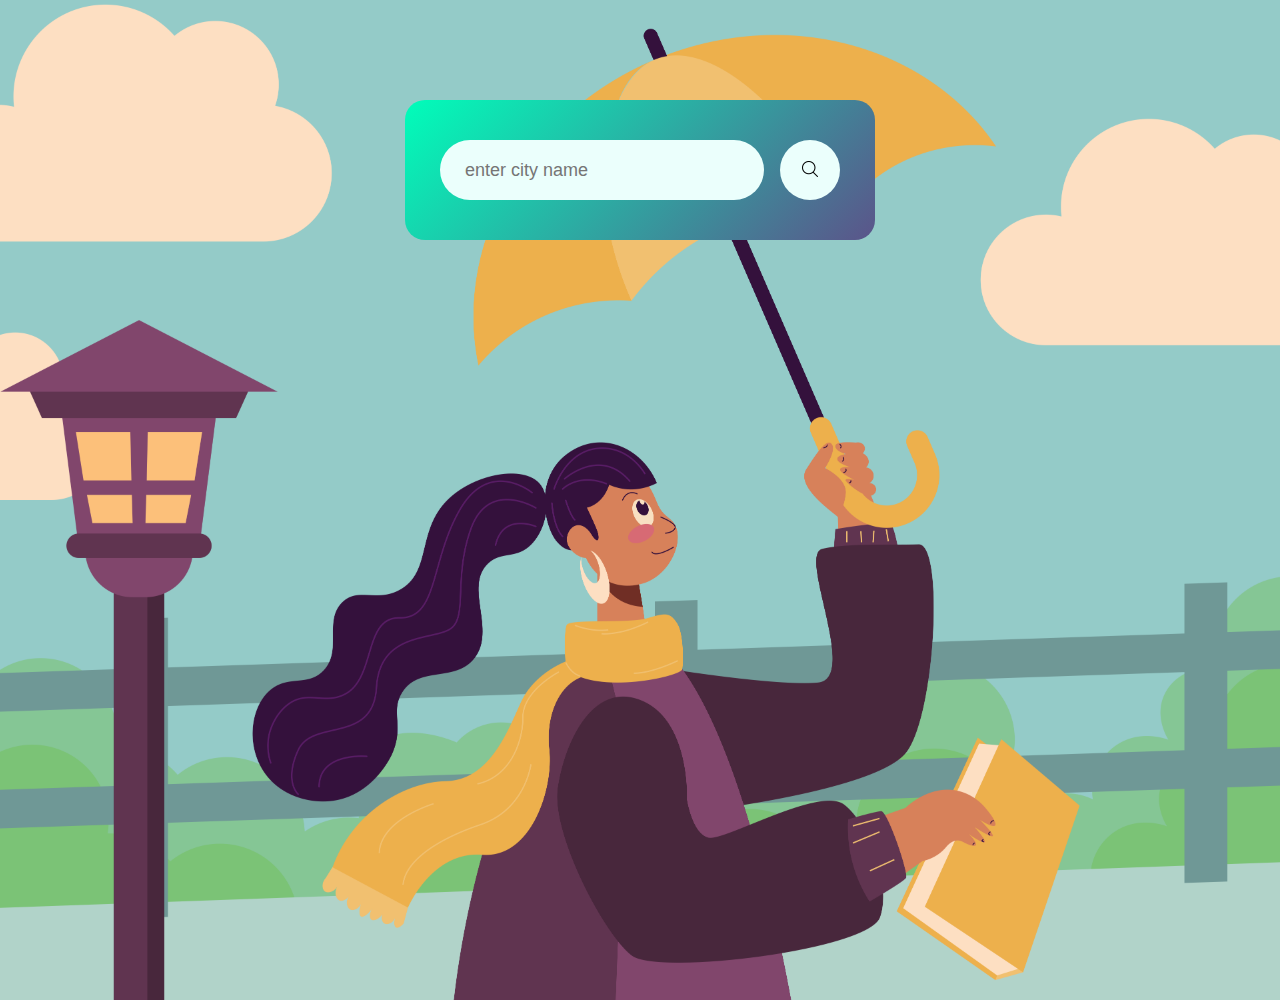
<file: index.html>
<!DOCTYPE html>
<html lang="en">
  <head>
    <meta charset="UTF-8" />
    <meta name="viewport" content="width=device-width, initial-scale=1.0" />
    <title>Weather App</title>
    <link rel="stylesheet" href="style.css" />
  </head>
  <body>
    <div class="card">
        <div class="search">
            <input type="text" placeholder="enter city name" spellcheck="false" />
            <button>
                <img src="assets/search-interface-symbol.png" alt="" />
            </button>
        </div>
        <div class="error">
            Invalid City Name
        </div>
      <div class="weather">
        <img src="assets/cloudy.png" class="weather-icon" alt="" />
        <h1 class="temp">22°C</h1>
        <h2 class="city">Mumbai</h2>
        <div class="details">
          <div class="col">
            <img src="assets/drop-humidity-icon.png" alt="" />
            <p class="humidity">50%</p>
            <p>Humidity</p>
          </div>
          <div class="col">
            <img src="assets/wind.png" alt="" />
            <p class="wind">15 km/h</p>
            <p>Wind Speed</p>
          </div>
        </div>
      </div>
    </div>

    <script src="app.js"></script>
    
  </body>
</html>
</file>
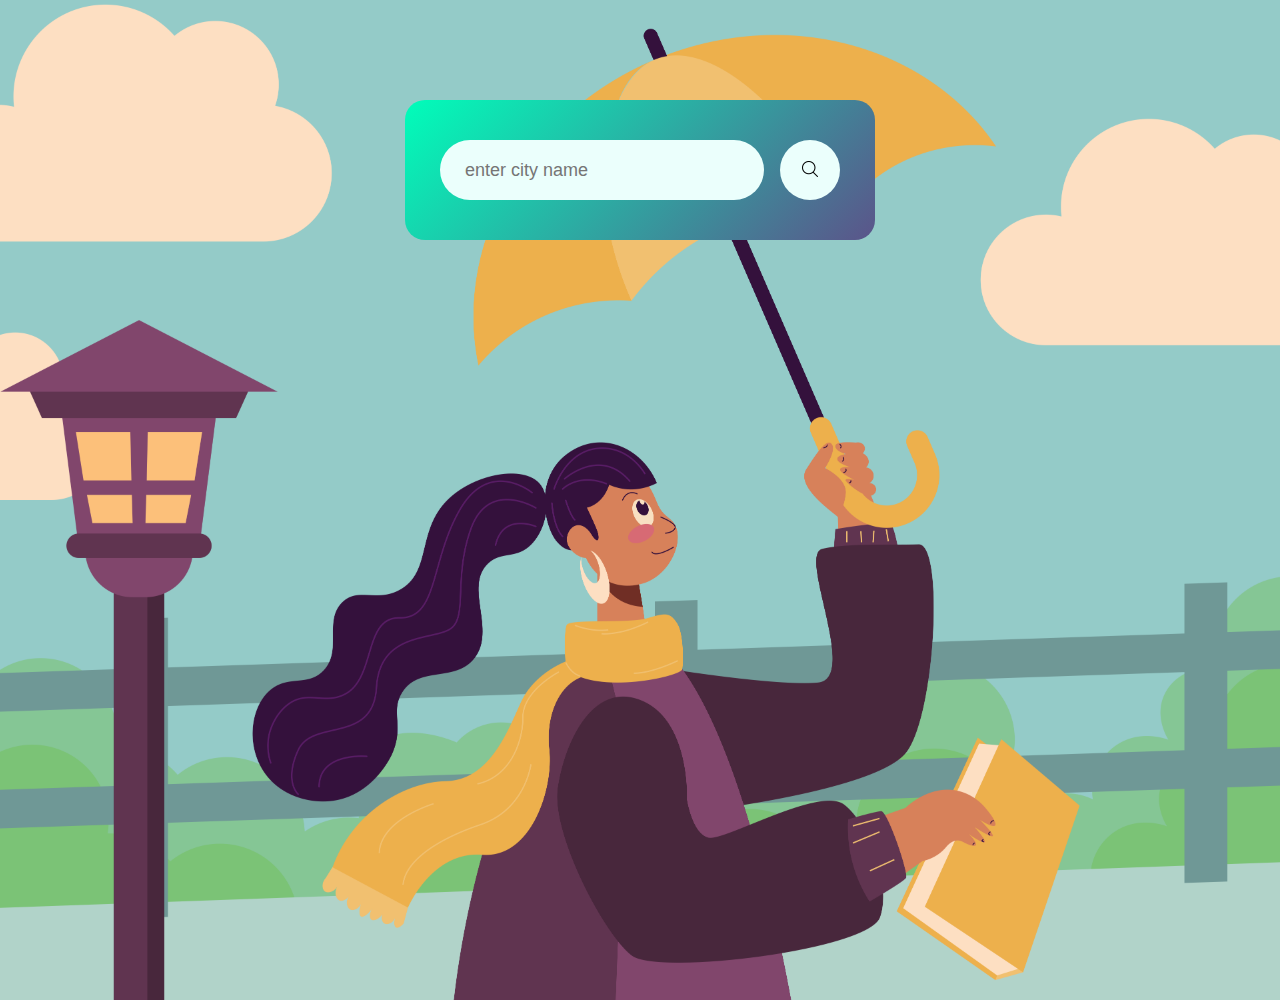
<file: index..html>
<!DOCTYPE html>
<html lang="en">
  <head>
    <meta charset="UTF-8" />
    <meta name="viewport" content="width=device-width, initial-scale=1.0" />
    <title>Weather App</title>
    <link rel="stylesheet" href="style.css" />
  </head>
  <body>
    <div class="card">
        <div class="search">
            <input type="text" placeholder="enter city name" spellcheck="false" />
            <button>
                <img src="assets/search-interface-symbol.png" alt="" />
            </button>
        </div>
        <div class="error">
            Invalid City Name
        </div>
      <div class="weather">
        <img src="assets/cloudy.png" class="weather-icon" alt="" />
        <h1 class="temp">22°C</h1>
        <h2 class="city">Mumbai</h2>
        <div class="details">
          <div class="col">
            <img src="assets/drop-humidity-icon.png" alt="" />
            <p class="humidity">50%</p>
            <p>Humidity</p>
          </div>
          <div class="col">
            <img src="assets/wind.png" alt="" />
            <p class="wind">15 km/h</p>
            <p>Wind Speed</p>
          </div>
        </div>
      </div>
    </div>

    <script src="app.js"></script>
    
  </body>
</html>
</file>
<file: style.css>
*{
    margin: 0;
    padding: 0;
    /* background-color: rgb(43, 42, 41); */
    box-sizing: border-box;
}

body{
    background: #222;
    background-image: url(assets/bgImage.png);
    background-size: cover;
    background-repeat: no-repeat;
    background-position: center center;
    height: 100vh;
    margin: 0;
    padding: 0;
}

.card{
    width: 90%;
    max-width: 470px;
    margin: 100px auto 0;
    padding: 40px 35px;
    border-radius: 20px;
    background: linear-gradient(135deg, #00feba, #5b548a);
    color: #fff;
    text-align: center;
}

.search{
    width: 100%;
    display: flex;
    align-items: center;
    justify-content: space-between;
}

.search input{
    border: 0;
    outline: 0;
    background: #ebfffc;
    color: #555;
    padding: 10px 25px;
    height: 60px;
    border-radius: 30px;
    flex: 1;
    margin-right: 16px;
    font-size: 18px;
}

.search button{

    border: 0;
    outline: 0;
    background: #ebfffc;
    border-radius: 50%;
    width: 60px;
    height: 60px;
    cursor: pointer;
}

.search button img{
    width: 16px;
}

.weather-icon{
    width: 170px;
    margin-top: 30px;
}

.weather h1 {
    font-size: 80px;
    font-weight: 500;

}

.weather h2{
    font-size: 45px;
    font-weight: 400;
    margin-top: -10px;
}

.details{
    display: flex;
    flex-direction: column;
    gap: 15px;
    align-items: center;
    justify-content: space-between;
    padding: 0 20px;
    margin-top: 50px;
}

.col{
    display: flex;
    align-items: center;
    text-align: left;   
}

.col img{
    width: 40px;
    margin-right: 10px;
}

.humidity, .wind{
    font-size: 28px;
    margin-top: -6px;
    margin-left: 1px;
    margin-right: 20px; /* Added margin-right to create space between them */
}

.weather{
    display: none;
}

.error{
    font-size: 18px;
    text-align: left;
    margin-left: 10px;
    margin-top: 10px;
    display: none;
}
</file>
